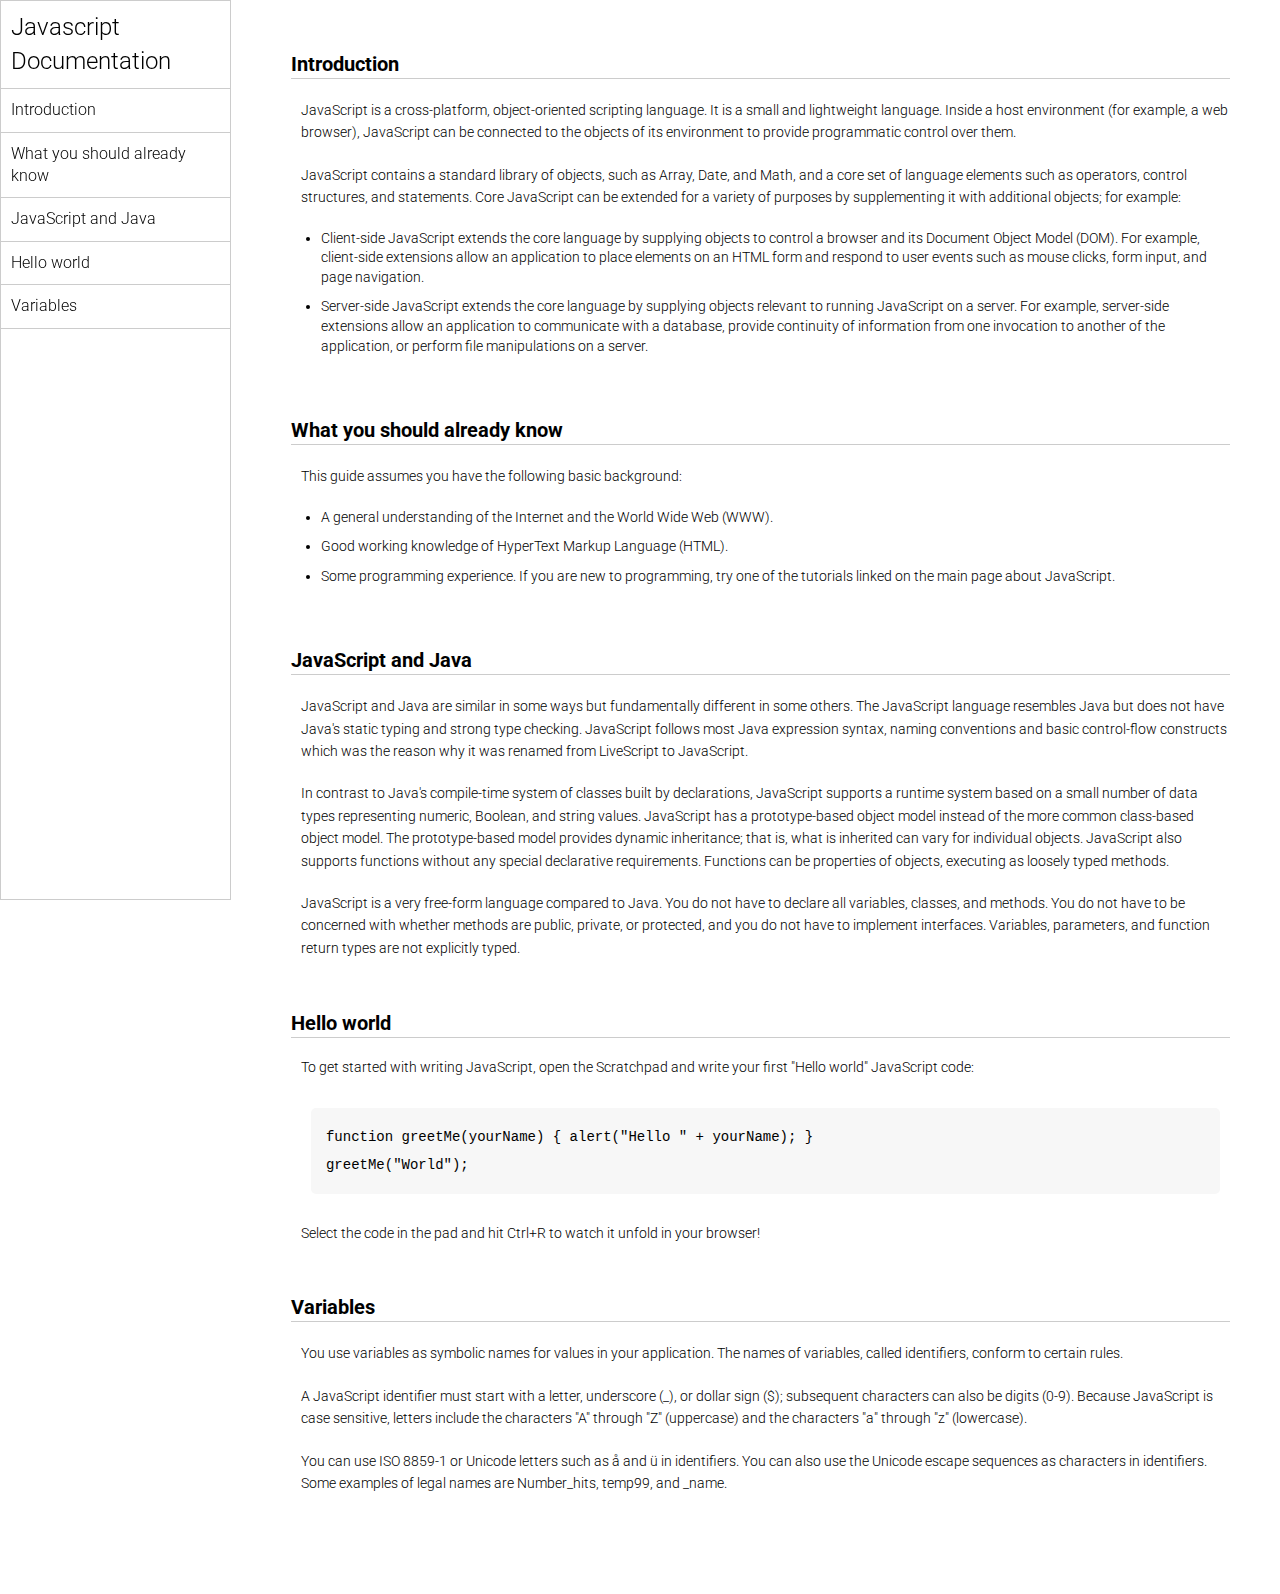
<file: Javascript Documentation/index.html>
<!DOCTYPE html>
<html lang="en">
  <head>
    <meta charset="UTF-8" />
    <meta http-equiv="X-UA-Compatible" content="IE=edge" />
    <meta name="viewport" content="width=device-width, initial-scale=1.0" />
    <title>Javascript Documentation</title>
    <link rel="stylesheet" href="style.css" />
    <link rel="stylesheet" href="style.css" />
  </head>
  <body>
    <header>
      <nav>
        <h1>Javascript Documentation</h1>
        <ul>
          <a href="#Introduction"><li>Introduction</li></a>
          <a href="#What_you_should_already_know"
            ><li>What you should already know</li></a
          >
          <a href="#JavaScript_and_Java"><li>JavaScript and Java</li></a>
          <a href="#Hello_world"><li>Hello world</li></a>
          <a href="#Variables"><li>Variables</li></a>
        </ul>
      </nav>
    </header>
    <main>
      <section id="Introduction">
        <h2>Introduction</h2>
        <article>
          <p>
            JavaScript is a cross-platform, object-oriented scripting language.
            It is a small and lightweight language. Inside a host environment
            (for example, a web browser), JavaScript can be connected to the
            objects of its environment to provide programmatic control over
            them.
          </p>

          <p>
            JavaScript contains a standard library of objects, such as Array,
            Date, and Math, and a core set of language elements such as
            operators, control structures, and statements. Core JavaScript can
            be extended for a variety of purposes by supplementing it with
            additional objects; for example:
          </p>
          <ul>
            <li>
              Client-side JavaScript extends the core language by supplying
              objects to control a browser and its Document Object Model (DOM).
              For example, client-side extensions allow an application to place
              elements on an HTML form and respond to user events such as mouse
              clicks, form input, and page navigation.
            </li>
            <li>
              Server-side JavaScript extends the core language by supplying
              objects relevant to running JavaScript on a server. For example,
              server-side extensions allow an application to communicate with a
              database, provide continuity of information from one invocation to
              another of the application, or perform file manipulations on a
              server.
            </li>
          </ul>
        </article>
      </section>
      <section id="What_you_should_already_know">
        <h2>What you should already know</h2>
        <article>
          <p>This guide assumes you have the following basic background:</p>

          <ul>
            <li>
              A general understanding of the Internet and the World Wide Web
              (WWW).
            </li>
            <li>Good working knowledge of HyperText Markup Language (HTML).</li>
            <li>
              Some programming experience. If you are new to programming, try
              one of the tutorials linked on the main page about JavaScript.
            </li>
          </ul>
        </article>
      </section>
      <section id="JavaScript_and_Java">
        <h2>JavaScript and Java</h2>
        <article>
          <p>
            JavaScript and Java are similar in some ways but fundamentally
            different in some others. The JavaScript language resembles Java but
            does not have Java's static typing and strong type checking.
            JavaScript follows most Java expression syntax, naming conventions
            and basic control-flow constructs which was the reason why it was
            renamed from LiveScript to JavaScript.
          </p>

          <p>
            In contrast to Java's compile-time system of classes built by
            declarations, JavaScript supports a runtime system based on a small
            number of data types representing numeric, Boolean, and string
            values. JavaScript has a prototype-based object model instead of the
            more common class-based object model. The prototype-based model
            provides dynamic inheritance; that is, what is inherited can vary
            for individual objects. JavaScript also supports functions without
            any special declarative requirements. Functions can be properties of
            objects, executing as loosely typed methods.
          </p>
          <p>
            JavaScript is a very free-form language compared to Java. You do not
            have to declare all variables, classes, and methods. You do not have
            to be concerned with whether methods are public, private, or
            protected, and you do not have to implement interfaces. Variables,
            parameters, and function return types are not explicitly typed.
          </p>
        </article>
      </section>
      <section id="Hello_world">
        <h2>Hello world</h2>
        <article>
          To get started with writing JavaScript, open the Scratchpad and write
          your first "Hello world" JavaScript code:
          <code
            >function greetMe(yourName) { alert("Hello " + yourName); }
            greetMe("World");
          </code>

          Select the code in the pad and hit Ctrl+R to watch it unfold in your
          browser!
        </article>
      </section>
      <section id="Variables">
        <h2>Variables</h2>
        <article>
          <p>
            You use variables as symbolic names for values in your application.
            The names of variables, called identifiers, conform to certain
            rules.
          </p>
          <p>
            A JavaScript identifier must start with a letter, underscore (_), or
            dollar sign ($); subsequent characters can also be digits (0-9).
            Because JavaScript is case sensitive, letters include the characters
            "A" through "Z" (uppercase) and the characters "a" through "z"
            (lowercase).
          </p>
          <p>
            You can use ISO 8859-1 or Unicode letters such as å and ü in
            identifiers. You can also use the Unicode escape sequences as
            characters in identifiers. Some examples of legal names are
            Number_hits, temp99, and _name.
          </p>
        </article>
      </section>
    </main>
  </body>
</html>
</file>
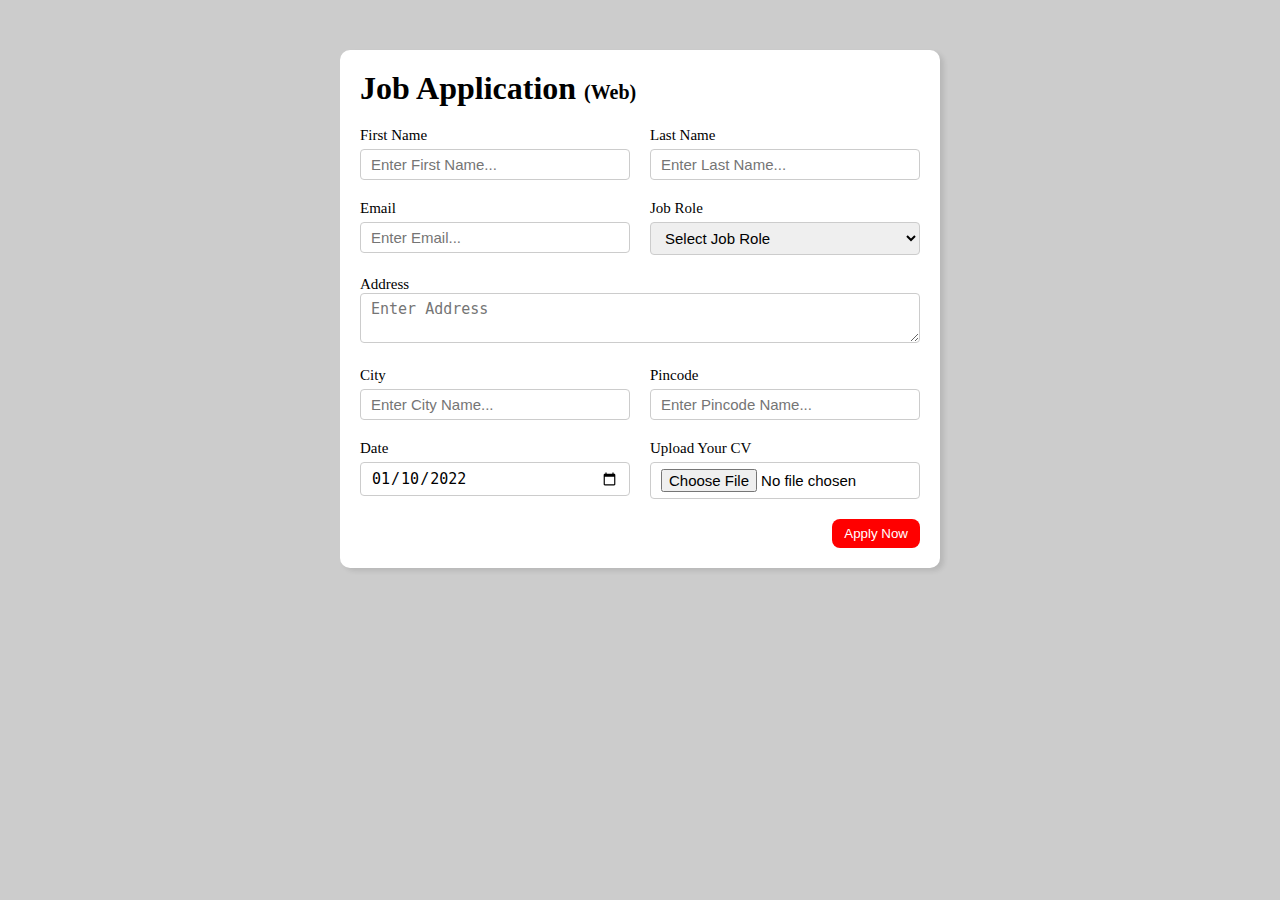
<file: Job Application/index.html>
<!DOCTYPE html>
<html lang="en">
  <head>
    <meta charset="UTF-8" />
    <meta http-equiv="X-UA-Compatible" content="IE=edge" />
    <meta name="viewport" content="width=device-width, initial-scale=1.0" />
    <title>Job Application Form</title>
    <link rel="stylesheet" href="style.css" />
  </head>
  <body>
    <div class="container">
      <div class="apply_box">
        <h1>
          Job Application
          <span class="title_small">(Web)</span>
        </h1>
        <form action="">
          <div class="form_container">
            <div class="form_control">
              <label for="first_name"> First Name </label>
              <input
                id="first_name"
                name="first_name"
                placeholder="Enter First Name..."
              />
            </div>
            <div class="form_control">
              <label for="last_name"> Last Name </label>
              <input
                id="last_name"
                name="last_name"
                placeholder="Enter Last Name..."
              />
            </div>
            <div class="form_control">
              <label for="email"> Email </label>
              <input
                type="email"
                id="email"
                name="email"
                placeholder="Enter Email..."
              />
            </div>
            <div class="form_control">
              <label for="job_role"> Job Role </label>
              <select id="job_role" name="job_role">
                <option value="">Select Job Role</option>
                <option value="frontend">Frontend Developer</option>
                <option value="backend">Backend Developer</option>
                <option value="full_stack">Full Stack Developer</option>
                <option value="ui_ux">UI UX Designer</option>
              </select>
            </div>
            <div class="textarea_control">
              <label for="address"> Address </label>
              <textarea
                id="address"
                name="address"
                row="4"
                cols="50"
                placeholder="Enter Address"
              ></textarea>
            </div>
            <div class="form_control">
              <label for="city"> City </label>
              <input id="city" name="city" placeholder="Enter City Name..." />
            </div>
            <div class="form_control">
              <label for="pincode"> Pincode </label>
              <input
                type="number"
                id="pincode"
                name="pincode"
                placeholder="Enter Pincode Name..."
              />
            </div>
            <div class="form_control">
              <label for="date"> Date </label>
              <input value="2022-01-10" type="date" id="date" name="date" />
            </div>
            <div class="form_control">
              <label for="upload"> Upload Your CV </label>
              <input type="file" id="upload" name="upload" />
            </div>
          </div>
          <div class="button_container">
            <button type="submit">Apply Now</button>
          </div>
        </form>
      </div>
    </div>
  </body>
</html>
</file>
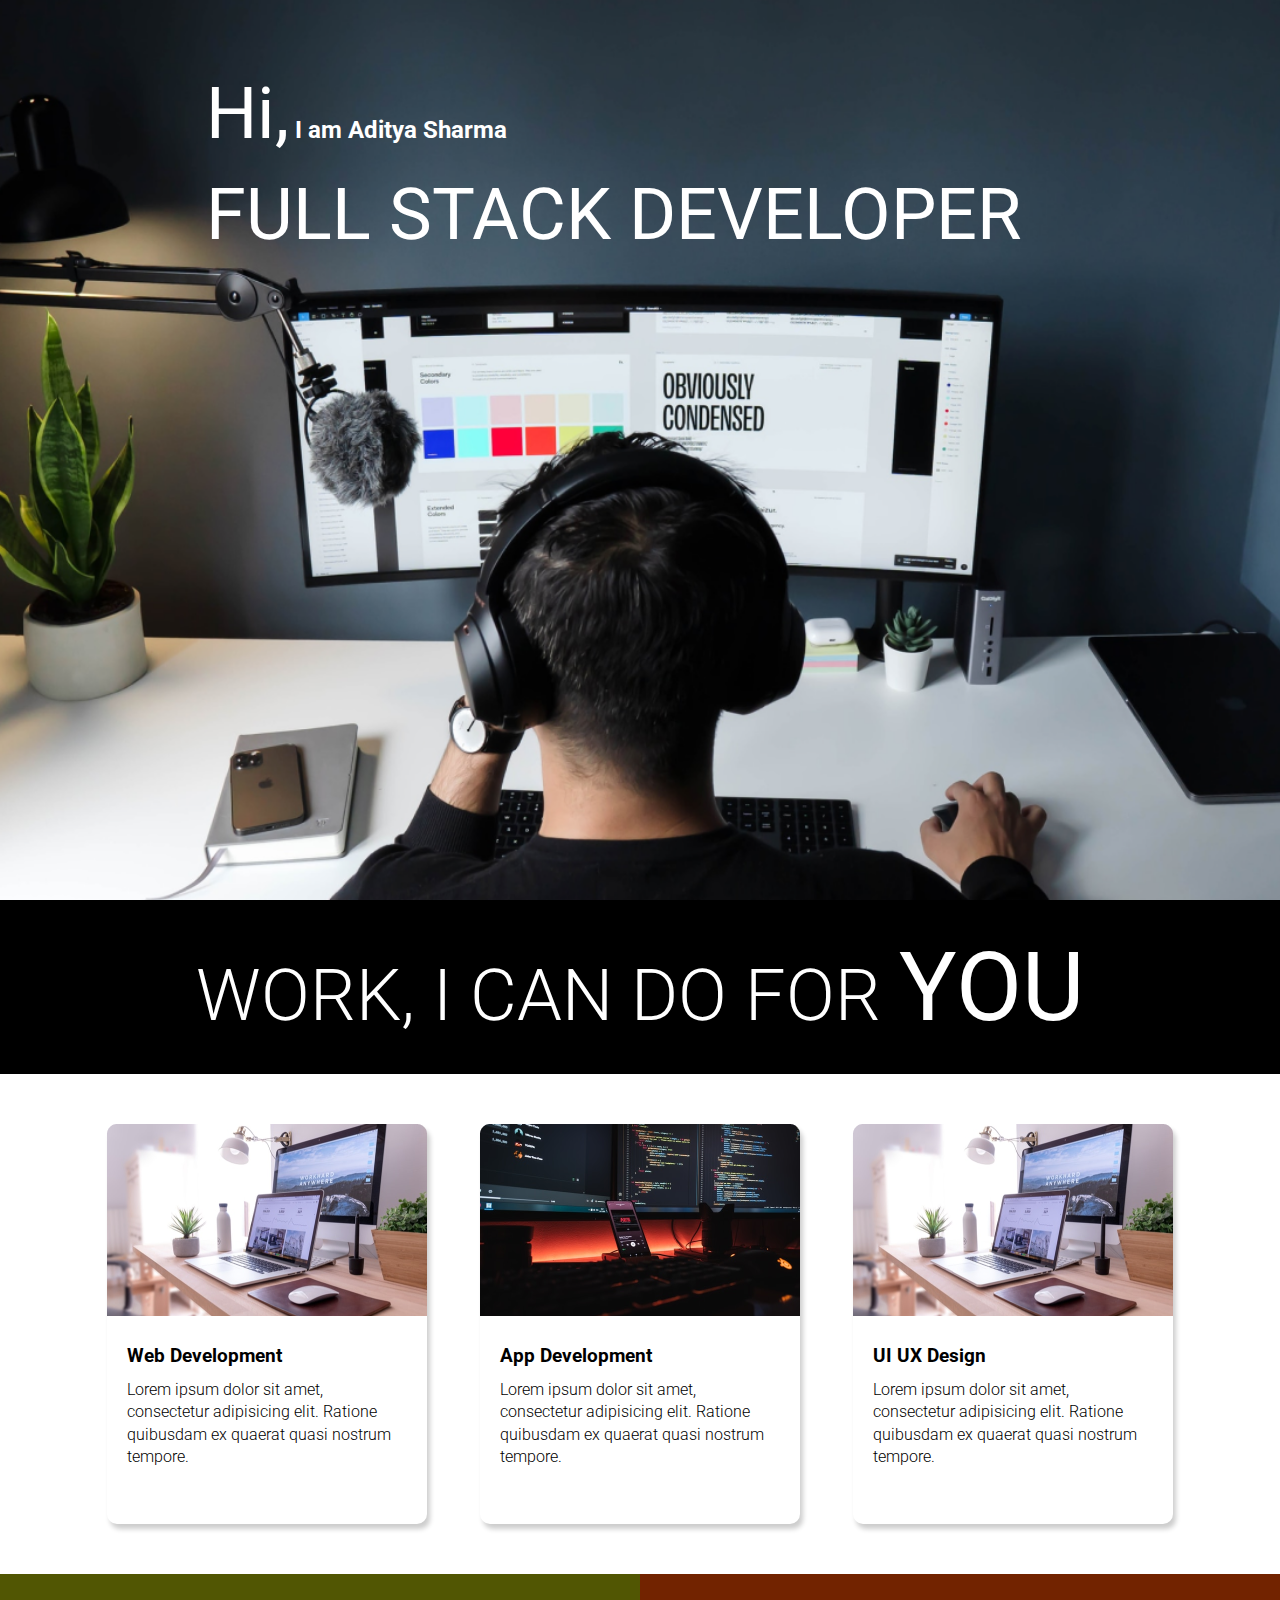
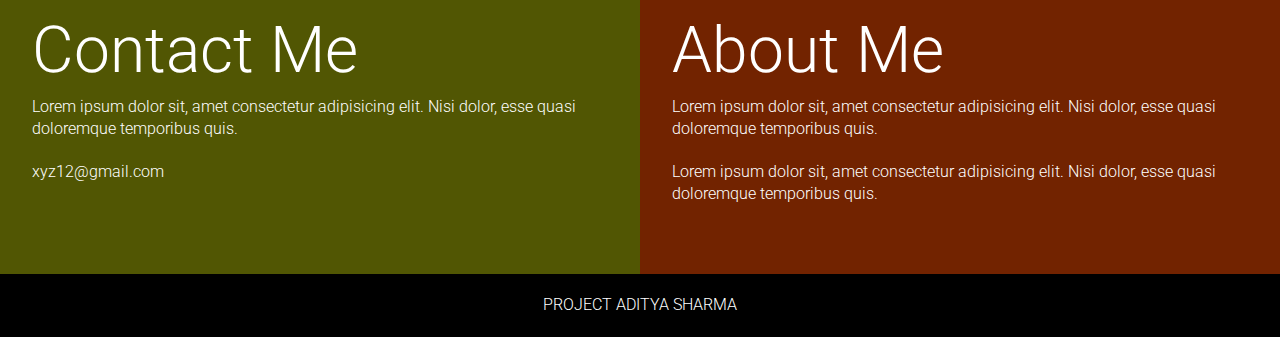
<file: Landing Page/index.html>
<!DOCTYPE html>
<html lang="en">
  <head>
    <meta charset="UTF-8" />
    <meta http-equiv="X-UA-Compatible" content="IE=edge" />
    <meta name="viewport" content="width=device-width, initial-scale=1.0" />
    <title>Developer | Landing Page</title>
    <link rel="stylesheet" href="style.css" />
  </head>
  <body>
    <section class="hero_section">
      <div class="text_container">
        <h2><span class="lg_text">Hi,</span> I am Aditya Sharma</h2>
        <h1 class="lg_text">FULL STACK DEVELOPER</h1>
      </div>
    </section>
    <section class="black_box">
      <h2>WORK, I CAN DO FOR <span>YOU</span></h2>
    </section>
    <section class="work">
      <div class="grid_item">
        <div class="card">
          <div class="image_container">
            <img src="images/web.png" alt="web development" />
          </div>
          <div class="card_content">
            <h3>Web Development</h3>
            <p>
              Lorem ipsum dolor sit amet, consectetur adipisicing elit. Ratione
              quibusdam ex quaerat quasi nostrum tempore.
            </p>
          </div>
        </div>
      </div>
      <div class="grid_item">
        <div class="card">
          <div class="image_container">
            <img src="images/mobile.png" alt="app development" />
          </div>
          <div class="card_content">
            <h3>App Development</h3>
            <p>
              Lorem ipsum dolor sit amet, consectetur adipisicing elit. Ratione
              quibusdam ex quaerat quasi nostrum tempore.
            </p>
          </div>
        </div>
      </div>
      <div class="grid_item">
        <div class="card">
          <div class="image_container">
            <img src="images/web.png" alt="web development" />
          </div>
          <div class="card_content">
            <h3>UI UX Design</h3>
            <p>
              Lorem ipsum dolor sit amet, consectetur adipisicing elit. Ratione
              quibusdam ex quaerat quasi nostrum tempore.
            </p>
          </div>
        </div>
      </div>
    </section>
    <section class="bottom_section">
      <div class="contact">
        <h2>Contact Me</h2>
        <p>
          Lorem ipsum dolor sit, amet consectetur adipisicing elit. Nisi dolor,
          esse quasi doloremque temporibus quis.
        </p>
        <p>xyz12@gmail.com</p>
      </div>
      <div class="about">
        <h2>About Me</h2>

        <p>
          Lorem ipsum dolor sit, amet consectetur adipisicing elit. Nisi dolor,
          esse quasi doloremque temporibus quis.
        </p>
        <p>
          Lorem ipsum dolor sit, amet consectetur adipisicing elit. Nisi dolor,
          esse quasi doloremque temporibus quis.
        </p>
      </div>
    </section>
    <footer>Project Aditya Sharma</footer>
  </body>
</html>
</file>
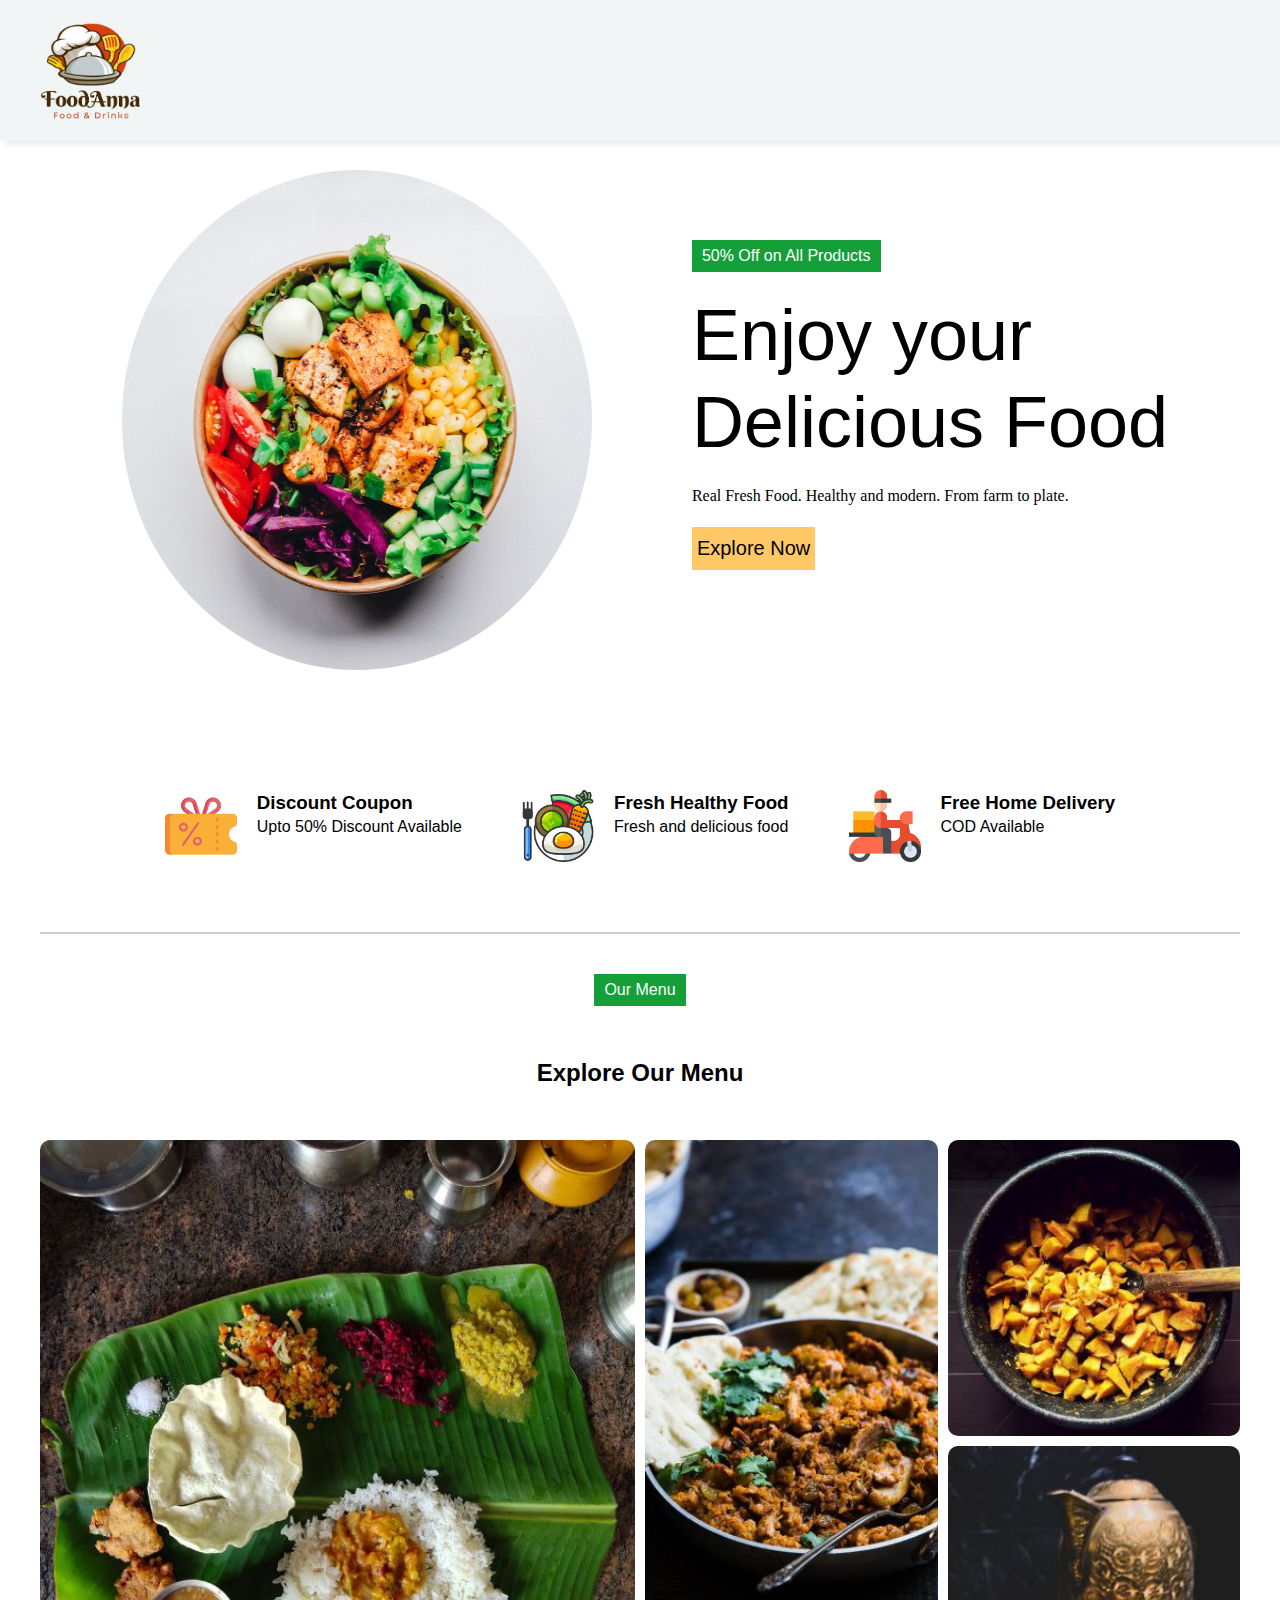
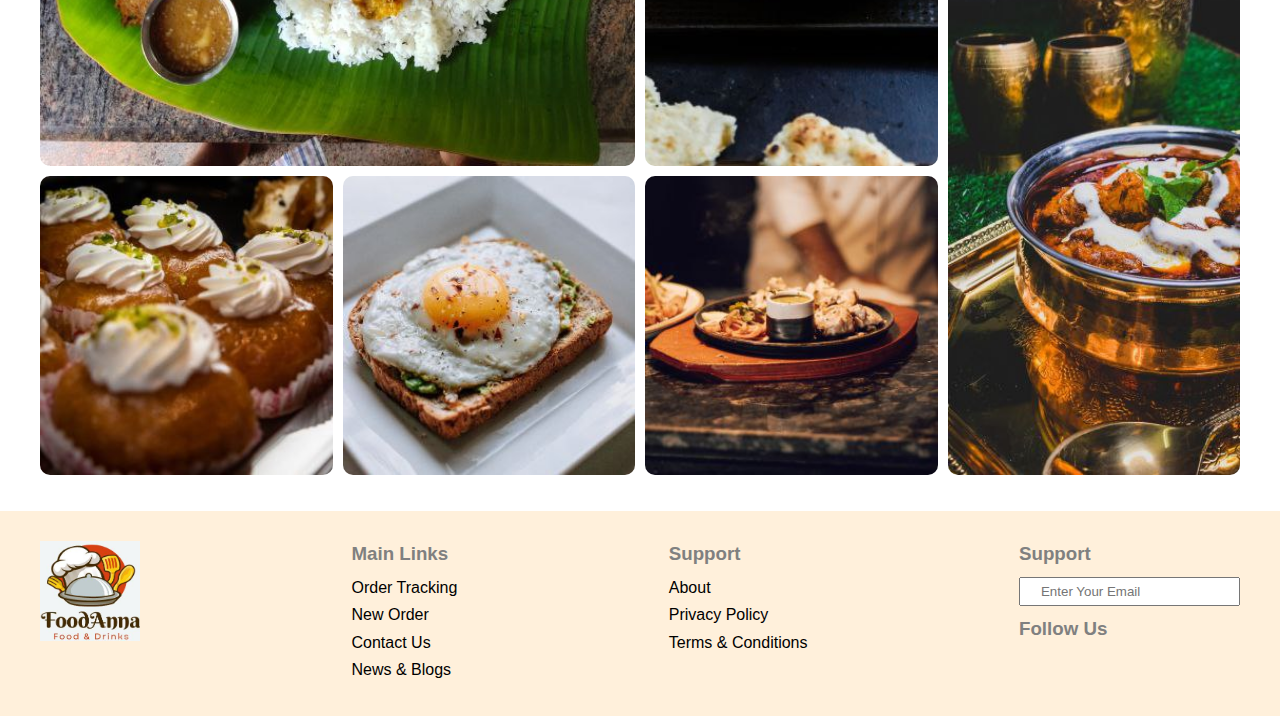
<file: Restaurant Website/index.html>
<!DOCTYPE html>
<html lang="en">
<head>
    <meta charset="UTF-8">
    <meta name="viewport" content="width=device-width, initial-scale=1.0">
    <title>FoodAnna</title>
    <link rel="stylesheet"href="style.css">
    <link rel="stylesheet" href="https://cdnjs.cloudflare.com/ajax/libs/font-awesome/6.4.2/css/all.min.css" integrity="sha512-z3gLpd7yknf1YoNbCzqRKc4qyor8gaKU1qmn+CShxbuBusANI9QpRohGBreCFkKxLhei6S9CQXFEbbKuqLg0DA==" crossorigin="anonymous" referrerpolicy="no-referrer" />

</head>

<body>
    <nav>
        <div class="navigation container">
            <div class="logo-container">
                <img src="images/img1.jpg"class="logo">
            </div>
                <a class="bar-icon">
                    <i class="fa-solid fa-bars"></i>  
                </a>       
        </div>
    </nav>
    <div class="container">
        <div class="hero">
            <div class="hero-image">
                <img src="images/img2.jpg" class="k">
            </div>
            <div class="hero-content">
                <div class="tag">50% Off on All Products</div>
                <h1>Enjoy your<br>
                    Delicious Food</h1>
                <p>Real Fresh Food.
                   Healthy and modern.
                   From farm to plate.</p>
                   <button class="exp-button">Explore Now</button>
            </div>
        </div>
        <section class="features">
            <div class="feature">
                <img src="images/coupon.png">
                    <div class="feature-content">
                        <h3>Discount Coupon</h3>
                        Upto 50% Discount Available
                    </div>
            </div>
            <div class="feature">
                <img src="images/diet.png">
                    <div class="feature-content">
                        <h3>Fresh Healthy Food</h3>
                        Fresh and delicious food
                    </div>
            </div>
            <div class="feature">
                <img src="images/food-delivery.png">
                    <div class="feature-content">
                        <h3>Free Home Delivery</h3>
                        COD Available
                    </div>
            </div>
        </section>
        <div class="divider"></div>

        <div class="menu">
            <div class="tag tag2">Our Menu</div>
                <h2>Explore Our Menu</h2>

                <div class="grid">
                    <div class="item1">
                        <img class="grid-img" src="images/photo1.jpg">
                    </div>
                    <div class="item2">
                        <img class="grid-img" src="images/photo2.jpg">
                    </div>
                    <div class="item3">
                        <img class="grid-img" src="images/photo3.jpg">
                    </div>
                    <div class="item4">
                        <img class="grid-img" src="images/photo4.jpg">
                    </div>
                    <div class="item5">
                        <img class="grid-img" src="images/photo5.jpg">
                    </div>
                    <div class="item6">
                        <img class="grid-img" src="images/photo6.jpg">
                    </div>
                    <div class="item7">
                        <img class="grid-img" src="images/photo7.jpg">
                    </div>
                </div>
        </div>
    </div>
    <footer>
        <div class="footer-container container">
            <div class="footer-logo">
                <img src="images/img1.jpg">
            </div>
            <div class="link-list">
                <h3>Main Links</h3>
                <ul>
                    <li>Order Tracking</li>
                    <li>New Order</li>
                    <li>Contact Us</li>
                    <li>News & Blogs</li> 
                </ul>
            </div>
            <div class="link-list">
                <h3>Support</h3>
                <ul>
                    <li>About</li>
                    <li>Privacy Policy</li>
                    <li>Terms & Conditions<li> 
                </ul>
            </div>
            <div class="news-letter">
                <h3>Support</h3>
                <input type="email" placeholder="Enter Your Email">
                <h3>Follow Us</h3>
                <div class="icon-container">
                    <div class="icon">
                        <i class="fa-brands fa-facebook-f"></i>
                    </div>
                    <div class="icon">
                        <i class="fa-brands fa-x-twitter"></i>
                    </div>
                    <div class="icon">
                    <i class="fa-brands fa-instagram"></i>
                    </div>
                    <div class="icon">
                    <i class="fa-brands fa-youtube"></i>
                </div>
                </div>
            </div>
        </div>
    </footer>
</body>
</html>
</file>
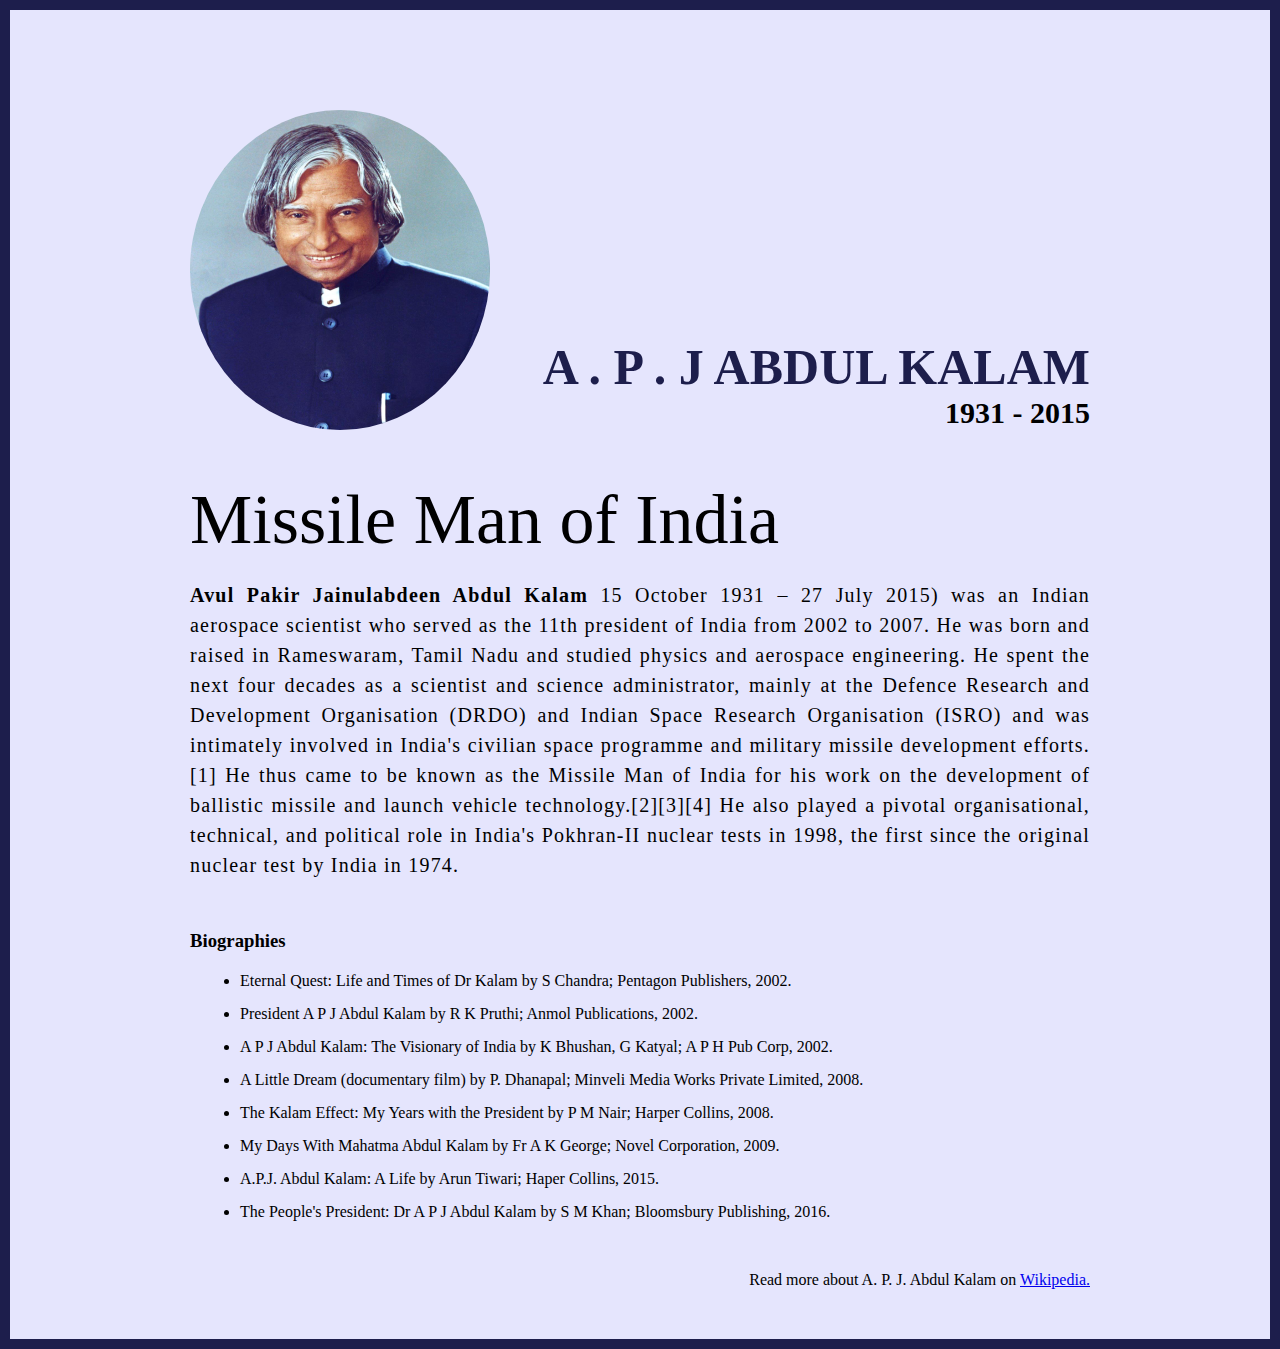
<file: Tribute Website/index.html>
<!DOCTYPE html>
<html lang="en">
  <head>
    <meta charset="UTF-8" />

    <meta http-equiv="X-UA-Compatible" content="IE=edge" />

    <meta name="viewport" content="width=device-width, initial-scale=1.0" />
    <title>The Tribute Website | A.P. J Abdul Kalam</title>
    <link rel="stylesheet" href="style.css" />
  </head>
  <body>
    <div class="container">
      <div class="content">
        <section class="top_section">
          <div class="image_container">
            <img src="apj.jpg" alt="tribute" />
          </div>
          <div>
            <h1>A . P . J Abdul Kalam</h1>
            <h4>1931 - 2015</h4>
          </div>
        </section>
        <section class="about_section">
          <h2>Missile Man of India</h2>
          <p>
            <b>Avul Pakir Jainulabdeen Abdul Kalam</b> 15 October 1931 – 27 July
            2015) was an Indian aerospace scientist who served as the 11th
            president of India from 2002 to 2007. He was born and raised in
            Rameswaram, Tamil Nadu and studied physics and aerospace
            engineering. He spent the next four decades as a scientist and
            science administrator, mainly at the Defence Research and
            Development Organisation (DRDO) and Indian Space Research
            Organisation (ISRO) and was intimately involved in India's civilian
            space programme and military missile development efforts.[1] He thus
            came to be known as the Missile Man of India for his work on the
            development of ballistic missile and launch vehicle
            technology.[2][3][4] He also played a pivotal organisational,
            technical, and political role in India's Pokhran-II nuclear tests in
            1998, the first since the original nuclear test by India in 1974.
          </p>
        </section>
        <section class="biography_section">
          <h3>Biographies</h3>
          <ul>
            <li>
              Eternal Quest: Life and Times of Dr Kalam by S Chandra; Pentagon
              Publishers, 2002.
            </li>
            <li>
              President A P J Abdul Kalam by R K Pruthi; Anmol Publications,
              2002.
            </li>
            <li>
              A P J Abdul Kalam: The Visionary of India by K Bhushan, G Katyal;
              A P H Pub Corp, 2002.
            </li>
            <li>
              A Little Dream (documentary film) by P. Dhanapal; Minveli Media
              Works Private Limited, 2008.
            </li>
            <li>
              The Kalam Effect: My Years with the President by P M Nair; Harper
              Collins, 2008.
            </li>
            <li>
              My Days With Mahatma Abdul Kalam by Fr A K George; Novel
              Corporation, 2009.
            </li>
            <li>
              A.P.J. Abdul Kalam: A Life by Arun Tiwari; Haper Collins, 2015.
            </li>
            <li>
              The People's President: Dr A P J Abdul Kalam by S M Khan;
              Bloomsbury Publishing, 2016.
            </li>
          </ul>
        </section>
        <footer>
          <p>
            Read more about A. P. J. Abdul Kalam on
            <a href="https://en.wikipedia.org/wiki/A._P._J._Abdul_Kalam"
              >Wikipedia.</a
            >
          </p>
        </footer>
      </div>
    </div>
  </body>
</html>
</file>
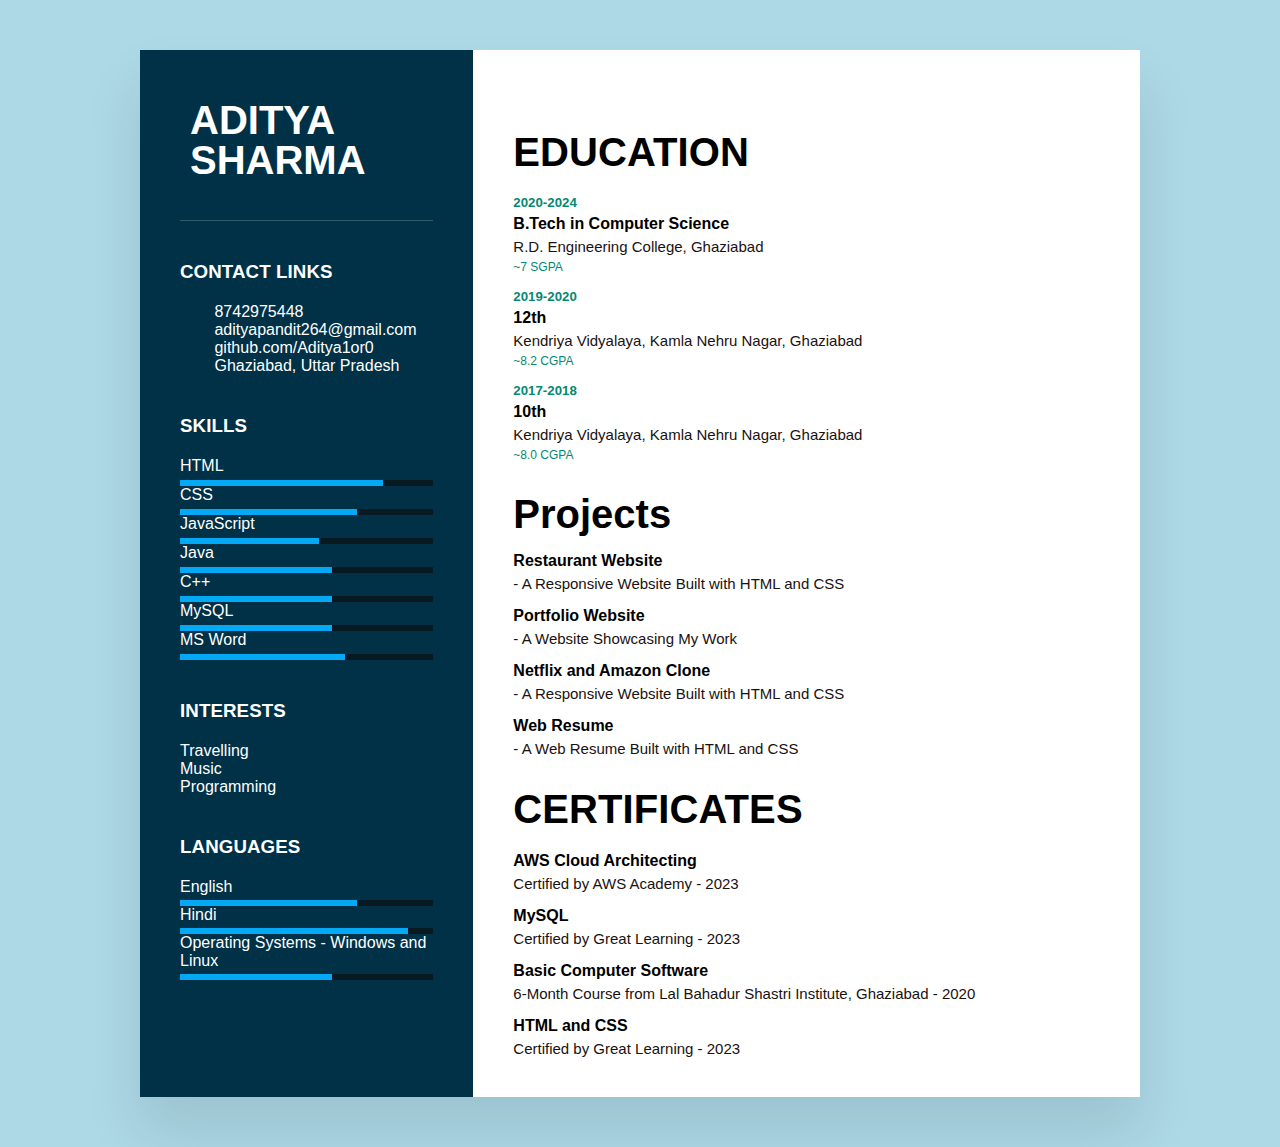
<file: Web Resume/index.html>
<!DOCTYPE html>
<html lang="en">

<head>
    <meta charset="UTF-8">
    <meta name="viewport" content="width=device-width, initial-scale=1.0">
    <title>Resume</title>
    <link rel="stylesheet" href="style.css">
    <link rel="stylesheet" href="https://cdnjs.cloudflare.com/ajax/libs/font-awesome/6.4.2/css/all.min.css"
        integrity="sha512-z3gLpd7yknf1YoNbCzqRKc4qyor8gaKU1qmn+CShxbuBusANI9QpRohGBreCFkKxLhei6S9CQXFEbbKuqLg0DA=="
        crossorigin="anonymous" referrerpolicy="no-referrer">
</head>

<body>
    <div class="container">
        <!-- Left Section -->
        <div class="left">
            <div class="profile">
                <h2>Aditya Sharma</h2>
            </div>

            <!-- Contact Links Section -->
            <div class="contact">
                <h3 class="title">Contact Links</h3>
                <ul>
                    <li>
                        <span class="icon">
                            <i class="fa-solid fa-phone"></i>
                        </span>
                        <span class="text">8742975448</span>
                    </li>
                    <li>
                        <span class="icon s">
                            <i class="fa-solid fa-envelope"></i>
                        </span>
                        <span class="text k">adityapandit264@gmail.com</span>
                    </li>
                    <li>
                        <span class="icon">
                            <i class="fa-brands fa-github"></i>
                        </span>
                        <span class="text">github.com/Aditya1or0</span>
                    </li>
                    <li>
                        <span class="icon">
                            <i class="fa-solid fa-location-dot"></i>
                        </span>
                        <span class="text">Ghaziabad, Uttar Pradesh</span>
                    </li>
                </ul>
            </div>

            <!-- Skills Section -->
            <div class="contact skills">
                <h3 class="title">Skills</h3>
                <ul>
                    <li>
                        <span class="text">HTML</span>
                        <span class="percent">
                            <div style="width:80%;"></div>
                        </span>
                    </li>
                    <li>
                        <span class="text">CSS</span>
                        <span class="percent">
                            <div style="width:70%;"></div>
                        </span>
                    </li>
                    <li>
                        <span class="text">JavaScript</span>
                        <span class="percent">
                            <div style="width:55%;"></div>
                        </span>
                    </li>
                    <li>
                        <span class="text">Java</span>
                        <span class="percent">
                            <div style="width:60%;"></div>
                        </span>
                    </li>
                    <li>
                        <span class="text">C++</span>
                        <span class="percent">
                            <div style="width:60%;"></div>
                        </span>
                    </li>
                    <li>
                        <span class="text">MySQL</span>
                        <span class="percent">
                            <div style="width:60%;"></div>
                        </span>
                    </li>
                    <li>
                        <span class="text">MS Word</span>
                        <span class="percent">
                            <div style="width:65%;"></div>
                        </span>
                    </li>
                </ul>
            </div>

            <!-- Interest Section -->
            <div class="contact interest">
                <h3 class="title">Interests</h3>
                <ul>
                    <li>
                        <span class="text">Travelling</span>
                        <span class="icon">
                            <i class="fa-solid fa-plane"></i>
                        </span>
                    </li>
                    <li>
                        <span class="text">Music</span>
                        <span class="icon">
                            <i class="fa-solid fa-headphones"></i>
                        </span>
                    </li>
                    <li>
                        <span class="text">Programming</span>
                        <span class="icon">
                            <i class="fa-solid fa-code"></i>
                        </span>
                    </li>
                </ul>
            </div>

            <!-- Languages Section -->
            <div class="contact language">
                <h3 class="title">Languages</h3>
                <ul>
                    <li>
                        <span class="text">English</span>
                        <span class="percent">
                            <div style="width:70%;"></div>
                        </span>
                    </li>
                    <li>
                        <span class="text">Hindi</span>
                        <span class="percent">
                            <div style="width:90%;"></div>
                        </span>
                    </li>
                    <li>
                        <span class="text k">Operating Systems - Windows and Linux</span>
                        <span class="percent">
                            <div style="width:60%;"></div>
                        </span>
                    </li>
                </ul>
            </div>
        </div>

        <!-- Right Section -->
        <div class="right">
            <!-- Education Section -->
            <div class="contact education">
                <h3 class="title">Education</h3>
                <h5>2020-2024</h5>
                <h4>B.Tech in Computer Science</h4>
                <p>R.D. Engineering College, Ghaziabad</p>
                <p class="k">~7 SGPA</p>

                <h5>2019-2020</h5>
                <h4>12th</h4>
                <p>Kendriya Vidyalaya, Kamla Nehru Nagar, Ghaziabad</p>
                <p class="k">~8.2 CGPA</p>

                <h5>2017-2018</h5>
                <h4>10th</h4>
                <p>Kendriya Vidyalaya, Kamla Nehru Nagar, Ghaziabad</p>
                <p class="k">~8.0 CGPA</p>
            </div>

            <!-- Projects Section -->
            <div class="contact projects">
                <h3 class="heading">Projects</h3>
                <h4>Restaurant Website</h4>
                <h5>- A Responsive Website Built with HTML and CSS</h5>

                <h4>Portfolio Website</h4>
                <h5>- A Website Showcasing My Work</h5>

                <h4>Netflix and Amazon Clone</h4>
                <h5>- A Responsive Website Built with HTML and CSS</h5>

                <h4>Web Resume</h4>
                <h5>- A Web Resume Built with HTML and CSS</h5>
            </div>

            <!-- Certificates Section -->
            <div class="contact certificate">
                <h3 class="title">Certificates</h3>
                <h4>AWS Cloud Architecting</h4>
                <h5>Certified by AWS Academy - 2023</h5>

                <h4>MySQL</h4>
                <h5>Certified by Great Learning - 2023</h5>

                <h4>Basic Computer Software</h4>
                <h5>6-Month Course from Lal Bahadur Shastri Institute, Ghaziabad - 2020</h5>

                <h4>HTML and CSS</h4>
                <h5>Certified by Great Learning - 2023</h5>
            </div>
        </div>
    </div>
</body>

</html>
</file>
<file: Javascript Documentation/style.css>
@import url("https://fonts.googleapis.com/css2?family=Roboto:ital,wght@0,100;0,300;0,500;0,700;0,900;1,100;1,300;1,400;1,500;1,700;1,900&display=swap");

* {
  margin: 0;
  padding: 0;
  box-sizing: border-box;
}
html,
body {
  font-family: "Roboto", sans-serif;
  font-weight: 300;
  line-height: 1.4;
  scroll-behavior: smooth;
}

a {
  text-decoration: none;
}

body {
  display: flex;
  gap: 10px;
}

header {
  border: 1px solid #ccc;
  height: 100vh;
  position: sticky;
  top: 0;
}

nav h1 {
  font-size: 1.5rem;
  font-weight: 300;
  padding: 10px;
  border-bottom: 1px solid #ccc;
}

nav ul {
  list-style: none;
}
nav ul li {
  border-bottom: 1px solid #ccc;
  padding: 10px;
  color: black;
}
nav ul li:hover {
  background: #ccc;
  transition: 0.3s ease-in-out;
}

/* Main Section */

main {
  padding: 50px;
}

section {
  margin-bottom: 50px;
  scroll-margin: 50px;
}

section article {
  max-width: 1200px;
  font-size: 14px;
}
section h2 {
  font-size: 20px;
  border-bottom: 1px solid #ccc;
  margin-bottom: 20px;
}

section article {
  margin-left: 10px;
  display: flex;
  flex-direction: column;
  gap: 20px;
}

section article ul {
  margin-left: 20px;
}
section article ul li {
  margin-bottom: 10px;
}

section article p {
  font-size: 14px;
  line-height: 1.6;
}

code {
  display: block;
  text-align: left;
  white-space: pre-line;
  line-height: 2;
  background-color: #f7f7f7;
  padding: 15px;
  margin: 10px;
  border-radius: 5px;
}
</file>
<file: Job Application/style.css>
* {
    margin: 0;
    padding: 0;
    box-sizing: border-box;
  }
  
  body {
    background-color: #ccc;
  }
  .container {
    max-width: 900px;
    margin: 0 auto;
  }
  
  .apply_box {
    max-width: 600px;
    padding: 20px;
    background-color: white;
    margin: 0 auto;
    margin-top: 50px;
    box-shadow: 4px 3px 5px rgba(1, 1, 1, 0.1);
    border-radius: 10px;
  }
  
  .title_small {
    font-size: 20px;
  }
  
  .form_container {
    margin-top: 20px;
    display: grid;
    grid-template-columns: repeat(auto-fit, minmax(200px, 1fr));
    gap: 20px;
  }
  .form_control {
    display: flex;
    flex-direction: column;
  }
  
  label {
    font-size: 15px;
    margin-bottom: 5px;
  }
  
  input,
  select,
  textarea {
    padding: 6px 10px;
    border: 1px solid #ccc;
    border-radius: 4px;
    font-size: 15px;
  }
  
  input:focus {
    outline-color: red;
  }
  
  .button_container {
    display: flex;
  
    justify-content: flex-end;
    margin-top: 20px;
  }
  button {
    background-color: red;
    border: transparent solid 2px;
    padding: 5px 10px;
    color: white;
    border-radius: 8px;
    transition: 0.3s ease-in;
  }
  button:hover {
    background-color: #ccc;
    border: 2px solid red;
    color: black;
    transition: 0.3s ease-out;
    cursor: pointer;
  }
  .textarea_control {
    grid-column: 1 / span 2;
  }
  .textarea_control textarea {
    width: 100%;
  }
  
  @media (max-width: 460px) {
    .textarea_control {
      grid-column: 1 / span 1;
    }
  } ;
</file>
<file: Landing Page/style.css>
@import url("https://fonts.googleapis.com/css2?family=Roboto:ital,wght@0,100;0,300;0,400;0,500;0,700;0,900;1,100;1,300;1,400;1,500;1,700;1,900&display=swap");
* {
  margin: 0;
  padding: 0;
  box-sizing: border-box;
}

html,
body {
  line-height: 1.4;
  font-weight: 300;
  font-family: "Roboto", sans-serif;
}

.hero_section {
  background-image: url(images/developer.png);
  min-height: 100vh;
  background-position: center;
  background-size: cover;
  background-repeat: no-repeat;
}
.text_container {
  color: white;
  max-width: 900px;
  margin: 0 auto;
  padding-top: 64px;
  padding-left: 16px;
}
.lg_text {
  font-size: 72px;
  font-weight: 400;
}
.black_box {
  background-color: #000;
  padding: 20px;
}
.black_box h2 {
  font-size: 72px;
  color: white;
  text-align: center;
  font-weight: 300;
}

.black_box h2 span {
  font-weight: 400;
  font-size: 96px;
}
.work {
  display: grid;
  gap: 20px;
  grid-template-columns: repeat(auto-fit, minmax(320px, 1fr));

  max-width: 1100px;
  margin: 50px auto;
}
.grid_item {
  display: flex;
  justify-content: center;
  align-items: center;
}
.card {
  max-width: 320px;
  height: 400px;
  border-radius: 10px;
  box-shadow: 3px 5px 5px rgba(1, 1, 1, 0.2);
  transition: 0.2s ease-in-out;
}
.card:hover {
  transform: scale(1.04);
  box-shadow: 3px 5px 5px rgba(1, 1, 1, 0.3);
  transition: 0.2s ease-in-out;
}
.card_content {
  padding: 20px;
}
.card_content h3 {
  margin-bottom: 10px;
}
.bottom_section {
  display: flex;
}
.contact {
  background-color: #515603;
}
.about {
  background-color: #722300;
}

.contact,
.about {
  min-height: 300px;
  padding: 32px;
  color: white;
}
.about h2,
.contact h2 {
  font-size: 64px;
  font-weight: 300;
}
.about p,
.contact p {
  margin-bottom: 20px;
}

footer {
  text-align: center;
  text-transform: uppercase;
  background-color: #000;
  padding: 20px;
  color: white;
}
@media (max-width: 786px) {
  .hero_section {
    min-height: 50vh;
  }
  .text_container {
    padding: 10px 0;
    text-align: center;
  }
  .lg_text {
    font-size: 32px;
  }
  .black_box h2 {
    font-size: 24px;
  }
  .black_box h2 span {
    font-weight: 400;
    font-size: 32px;
  }
  .bottom_section {
    flex-direction: column;
  }
  h1 {
    font-size: 32px;
  }
  .about h2,
  .contact h2 {
    font-size: 32px;
  }
}
</file>
<file: Restaurant Website/style.css>
* {
    margin: 0;
    padding: 0;
    border: border-box;
}

body {
    line-height: 1.4;
    font-family: Arial, Helvetica, sans-serif;
    font-weight: 300px;
}

nav{
    background-color: #F1F5F6;
    height: 120px;
    box-shadow: 5px 5px 5px rgba(1,1,1,0.07);
    position: sticky;
    top:0;
    padding: 10px; 
    z-index: 50;
}

.navigation {
    display: flex;
    justify-content: space-between;
    align-items: center;
}

.container{
    max-width: 1200px;
    margin: 0 auto;
}

.bar-icon {
    font-size: 25px;
}

.logo{
    margin-top: 10px;
    height: 100px;
    width: 100px;
}
/*hero-sec*/
.hero{
    display:flex;
    gap: 100px;
    justify-content: center;
    align-items:center ;
}

.hero-content{
    display:flex;
    flex-direction: column;
    gap:20px;
}

.tag{
    background-color: #149f39;
    padding:5px 10px;
    color:white;
    align-self: flex-start;
}
.hero-image{
    display: flex;
    margin-top: 30px;
   
    border-radius: 50%; 
    margin-left: 10px;
   
}
.hero-content h1{
    font-size: 72px;
    line-height: 1.2;
    font-weight: 300;
}
.hero-content p{
    font-family: cursive;
    font-weight: 200;
}

.k{
    height: 500px;
    width: 470px; 
    border-radius: 50%;
}

.exp-button{
    padding: 10px 5px;
    border: none;
    font-size: 20px;
    font-weight: 300;
    transition: 0.2 ease-in-out;
    background-color: #ffc866;
    align-self: flex-start;

}
.exp-button:hover{
    transition:0.1s ease-in-out;
    box-shadow:5px 5px 5px rgba(1,1,1,0.1);
    
}
.feature:hover{
    transition:0.2s ease-in-out;
    box-shadow:5px 5px 5px rgba(1,1,1,0.1);
}
.feature img{
    height:72px;
    width: 72px;
}

.features{
    margin-top: 100px;
    margin-bottom: 50px;
    display:flex;
    gap:20px;
    justify-content: center;
   
}
.feature{
    display: flex;
    gap:20px;
    padding: 20px;
  
}
.divider{
    border:1px solid #ccc;
    margin: 20px 0;
}
/*menu-sec*/
.menu{
    display:flex;
    flex-direction: column;
    gap:50px;
    margin:40px 0;

}
.tag2 ,h2{
    align-self: center;

}
.grid{
    display: grid;
    gap:10px;
    grid-template-areas: 
    "I1 I1 I2 I3"
    "I1 I1 I2 I7"
    "I4 I5 I6 I7";
    
}
.grid-img{
    border-radius:10px;
    height:100%;
    width: 100%;

}
.grid-img:hover{
    transform: scale(1.05);
    transition:0.2s ease-in-out;
    box-shadow:5px 5px 5px rgba(1,1,1,0.1);
}
.item1{
    grid-area:I1;

}
.item2{
    grid-area:I2;
}
.item3{
    grid-area:I3;
}
.item4{
    grid-area:I4;
}
.item5{
    grid-area:I5;
}
.item6{
    grid-area:I6;
}
.item7{
    grid-area:I7;
}
/*footer*/
footer{
    background-color: #fff0db;
}
.footer-container{
    padding:30px;
    display: flex;
    justify-content: space-between;
    
}
.link-list ul{
   list-style: none; 
}
.link-list ul li{
    font-size: 16px;
    margin-bottom: 5px;
}
.link-list h3{
    margin-bottom:10px;
    color: gray;
}

.news-letter h3{
    margin-bottom: 10px;
    color: gray;
}
.news-letter input{
    padding: 5px 20px;
    margin-bottom: 10px;
}
.footer-logo img{
    height: 100px;
    width: 100px;
}
.icon{
    
    color: black;
}
.icon-container{
    display: flex;
    gap: 20px;
    font-size: 25px;
}
.tag2:hover{
    transition: 0.1s ease-in-out;
    box-shadow:5px 5px 5px rgba(1,1,1,0.2);
}

@media(max-width:786px){
   .hero{
        flex-direction: column;
    }
    .hero-image{
        display: flex;
        justify-content: center;
    }
    .hero-image img{
        
        width:86%;
        height:50%
    }
    .hero-content{
        gap:10px;
        padding:10px
    }
    .hero-content h1{
        font-size: 32px;

    }
    .features{
        flex-direction: column;

    }
    .feature{
        flex-direction: column;
    }
    .grid{
        padding:10px;
    }
    .grid-img{
        border-radius:0 ;
    }
    .footer-container{
        flex-direction: column;

    }
    .footer-logo img{
        height: 20%;
        width: 20%;
       
    }
    .footer-logo{
        margin-top: -10px;
        margin-left: -5px;
        margin-bottom: 5px;
    }
}
</file>
<file: Tribute Website/style.css>
* {
    margin: 0;
    padding: 0;
    box-sizing: border-box;
  }
  
  .container {
    background-color: #e5e5fd;
    min-height: 100vh;
    border: 10px solid #1d1e4c;
  }
  
  .content {
    max-width: 900px;
    margin: 0 auto;
  }
  .top_section {
    margin-top: 100px;
    display: flex;
    justify-content: space-between;
    align-items: flex-end;
  }
  .top_section h1 {
    font-size: 50px;
    font-weight: bold;
    color: #1d1e4c;
    text-transform: uppercase;
  }
  .top_section h4 {
    font-size: 30px;
    text-align: end;
  }
  
  .image_container {
    border-radius: 50%;
    overflow: hidden;
  }
  
  .image_container,
  img {
    width: 300px;
    height: 320px;
  }
  .about_section {
    margin-top: 50px;
  }
  .about_section h2 {
    font-size: 70px;
    font-weight: 400;
    margin-bottom: 20px;
  }
  .about_section p {
    font-size: 20px;
    line-height: 30px;
    letter-spacing: 1.2px;
    text-align: justify;
  }
  .biography_section {
    margin: 50px 0;
  }
  .biography_section h3 {
    margin-bottom: 20px;
  }
  .biography_section ul {
    margin-left: 50px;
  }
  .biography_section li {
    margin-bottom: 15px;
  }
  
  footer {
    margin: 50px 0;
  }
  footer p {
    text-align: end;
  }
</file>
<file: Web Resume/style.css>
*{
    margin:0;
    padding: 0;
    box-sizing: border-box;
    font-family: 'Poppins' , sans-serif;
}
body{
    background: lightblue;
    display: flex;
    justify-content: center;
    align-items: center;
    min-height: 100vh;
}
.container{
    position: relative;
    width: 100%;
    max-width: 1000px;
    min-height: 1000px;
    margin: 50px;
    display: grid;
    background: #fff;
    display: grid;
    grid-template-columns: 1fr 2fr;
    box-shadow: 0 35px 55px rgba(0,0,0,0.1);
}
.container .left{
    position: relative;
    background: #003147;
    padding: 40px;
}
.container .right{
    position: relative;
    background:#fff;
    padding: 40px;
}
.image img{
    height: 150px;
    width: 170px;
    border-radius: 50%;
}
.profile{
    position: relative;
    display: flex;
    flex-direction: column;   
    padding: 40px;
    align-items: center;
    border-bottom: 1px solid rgba(255,255,255,0.2);
  
}
.profile h2{
    color: white;
    font-size: 2.5rem;
    text-transform: uppercase;
    margin-left: -30px;
    margin-top: -30px;
    font-weight: 600;
    line-height: 2.5rem;
}
.contact{
    padding-top: 40px;
    list-style: none;
   
}
.title{
    color: white;
    text-transform: uppercase;
    letter-spacing: 0.1px;
    margin-bottom: 20px;
}
.contact ul li{
    list-style: none;
}
.contact ul li .icon{
    display: inline-block;
    width: 30px;
    margin-bottom: 10px;
    font-size: 18px;
    color: #038974; 
}
.contact ul li span{
    color: #fff;
    font-weight: 300;
}
.contact.skills .percent{
    position: relative;
    width: 100%;
    height: 6px;
    background: #081921;
    display: block;
    margin-top: 5px;

}
.contact.skills .percent div{
  position: absolute;
    top: 0;
    left: 0;
    height: 100%;
    background: #03a9f4;
}

/*Education --Section*/
.contact.education{
    margin-top: 50px;
}
.contact.education h3{
    color: black;
    margin-top: -50px; 
    font-size: 40px;
    font-weight: 600;
}
.contact.education h5{
    color: #038974;
    font-weight: 700;
    margin-bottom: 5px;
    margin-top: 15px;
}
.education p:nth-child(2){
   
    color: black;
    font-weight: 500;
}
.contact.education p{
    color: #1A1110;
    font-weight: 200;
    margin-top: 5px;
    font-size: 15px;
}
.contact.education .k{
    color: #038974;
    font-size: 12px;
    margin-top: 5px;

}
.contact.language .percent{
    position: relative;
    height:6px;
    background: #081921;
    display:block;
    margin-top: 4px;
}
.contact.language .percent div{
    position: absolute;
    top: 0;
    left: 0;
    height: 100%;
    background: #03a9f4;
}
.contact.projects h3{
    color: black;
    margin-top: -10px; 
    font-size: 40px;
    font-weight: 600;
}

.contact.projects h4{
    color: black;
    font-weight: 600;
    margin-top: 15px; 
    margin-bottom: 5px;
}
.contact.projects h5{
    color: #1A1110;
    font-weight: 200;
    margin-top: 5px;
    font-size: 15px;
}

.contact.certificate h3{
    color: black;
    margin-top: -10px;
    font-size: 40px;
    font-weight: 600;
}
.contact.certificate h4{
    color: black;
    font-weight: 600;
    margin-top: 15px; 
    margin-bottom: 5px;
}
.contact.certificate h5{
    color: #1A1110;
    font-weight: 200;
    margin-top: 5px;
    font-size: 15px;

}

@media(max-width:1000px){
    .container{
        margin: 10px;
        grid-template-columns: repeat(1,1fr);
    }
}
</file>
